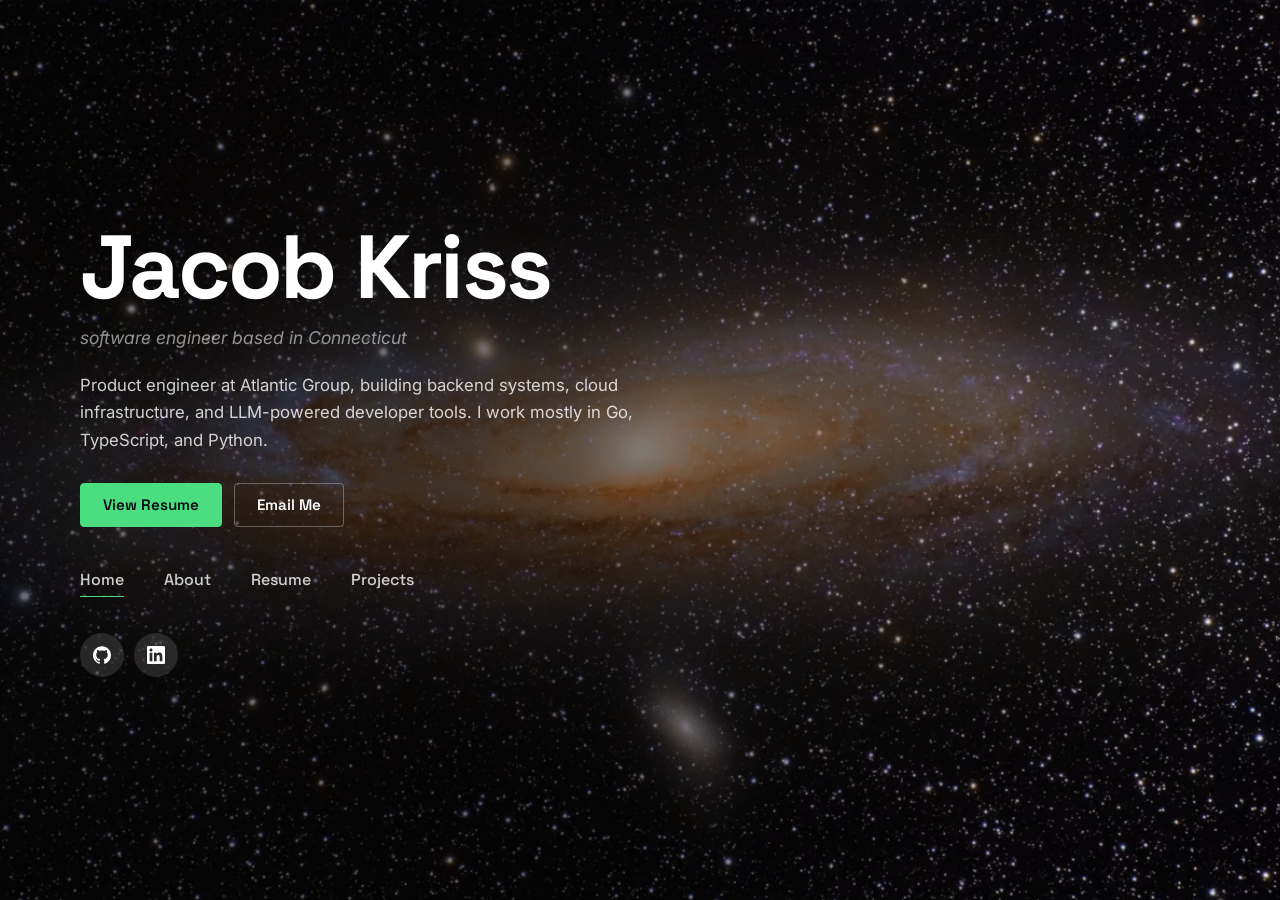
<file: index.html>
<!DOCTYPE html>
<html lang="en">
<head>
  <meta charset="UTF-8">
  <meta name="viewport" content="width=device-width, initial-scale=1.0">
  <title>Jacob Kriss &mdash; Software Engineer</title>
  <meta name="description" content="Jacob Kriss is a software engineer focused on backend systems, distributed tools, and practical web applications. Based in Connecticut.">
  <link rel="canonical" href="https://jacobkriss.com/">
  <meta name="theme-color" content="#060A10">
  <meta property="og:type" content="website">
  <meta property="og:title" content="Jacob Kriss — Software Engineer">
  <meta property="og:description" content="Jacob Kriss is a software engineer focused on backend systems, distributed tools, and practical web applications. Based in Connecticut.">
  <meta property="og:url" content="https://jacobkriss.com/">
  <meta property="og:image" content="https://jacobkriss.com/assets/images/og-share.jpg">
  <meta name="twitter:card" content="summary_large_image">
  <meta name="twitter:title" content="Jacob Kriss — Software Engineer">
  <meta name="twitter:description" content="Jacob Kriss is a software engineer focused on backend systems, distributed tools, and practical web applications. Based in Connecticut.">
  <meta name="twitter:image" content="https://jacobkriss.com/assets/images/og-share.jpg">
  <link rel="icon" href="assets/favicon/jek.ico" type="image/x-icon">
  <link rel="preconnect" href="https://fonts.googleapis.com">
  <link rel="preconnect" href="https://fonts.gstatic.com" crossorigin>
  <link href="https://fonts.googleapis.com/css2?family=Space+Grotesk:wght@400;500;600;700&family=Inter:wght@400;500&display=swap" rel="stylesheet">
  <link rel="stylesheet" href="assets/css/styles.css">
  <script type="application/ld+json">
  {
    "@context": "https://schema.org",
    "@type": "Person",
    "name": "Jacob Kriss",
    "url": "https://jacobkriss.com",
    "jobTitle": "Software Engineer",
    "sameAs": [
      "https://github.com/jek821",
      "https://www.linkedin.com/in/jacob-kriss"
    ]
  }
  </script>
</head>
<body class="home">

  <a class="skip-link" href="#main">Skip to content</a>

  <div class="site-bg"></div>

  <main class="hero" id="main">
    <h1 class="hero-name">Jacob Kriss</h1>
    <p class="hero-tagline">software engineer based in Connecticut</p>
    <p class="hero-summary">
      Product engineer at Atlantic Group, building backend systems, cloud infrastructure,
      and LLM-powered developer tools. I work mostly in Go, TypeScript, and Python.
    </p>
    <div class="hero-cta">
      <a href="pages/resume.html" class="hero-btn hero-btn--primary">View Resume</a>
      <a href="mailto:jacobekriss@gmail.com" class="hero-btn">Email Me</a>
    </div>
    <nav class="hero-nav" aria-label="Main navigation">
      <a href="index.html" class="active">Home</a>
      <a href="pages/about.html">About</a>
      <a href="pages/resume.html">Resume</a>
      <a href="pages/projects.html">Projects</a>
    </nav>
    <div class="hero-social">
      <a href="https://github.com/jek821" target="_blank" rel="noreferrer" aria-label="GitHub">
        <svg class="icon-svg" viewBox="0 0 24 24" aria-hidden="true" focusable="false"><path d="M12 .297c-6.63 0-12 5.373-12 12 0 5.303 3.438 9.8 8.205 11.385.6.113.82-.258.82-.577 0-.285-.01-1.04-.015-2.04-3.338.724-4.042-1.61-4.042-1.61C4.422 18.07 3.633 17.7 3.633 17.7c-1.087-.744.084-.729.084-.729 1.205.084 1.838 1.236 1.838 1.236 1.07 1.835 2.809 1.305 3.495.998.108-.776.417-1.305.76-1.605-2.665-.3-5.466-1.332-5.466-5.93 0-1.31.465-2.38 1.235-3.22-.135-.303-.54-1.523.105-3.176 0 0 1.005-.322 3.3 1.23.96-.267 1.98-.399 3-.405 1.02.006 2.04.138 3 .405 2.28-1.552 3.285-1.23 3.285-1.23.645 1.653.24 2.873.12 3.176.765.84 1.23 1.91 1.23 3.22 0 4.61-2.805 5.625-5.475 5.92.42.36.81 1.096.81 2.22 0 1.606-.015 2.896-.015 3.286 0 .315.21.69.825.57C20.565 22.092 24 17.592 24 12.297c0-6.627-5.373-12-12-12"/></svg>
      </a>
      <a href="https://www.linkedin.com/in/jacob-kriss" target="_blank" rel="noreferrer" aria-label="LinkedIn">
        <svg class="icon-svg" viewBox="0 0 24 24" aria-hidden="true" focusable="false"><path d="M20.447 20.452h-3.554v-5.569c0-1.328-.027-3.037-1.852-3.037-1.853 0-2.136 1.445-2.136 2.939v5.667H9.351V9h3.414v1.561h.046c.477-.9 1.637-1.85 3.37-1.85 3.601 0 4.267 2.37 4.267 5.455v6.286zM5.337 7.433c-1.144 0-2.063-.926-2.063-2.065 0-1.138.92-2.063 2.063-2.063 1.14 0 2.064.925 2.064 2.063 0 1.139-.925 2.065-2.064 2.065zm1.782 13.019H3.555V9h3.564v11.452zM22.225 0H1.771C.792 0 0 .774 0 1.729v20.542C0 23.227.792 24 1.771 24h20.451C23.2 24 24 23.227 24 22.271V1.729C24 .774 23.2 0 22.222 0h.003z"/></svg>
      </a>
    </div>
  </main>

</body>
</html>
</file>
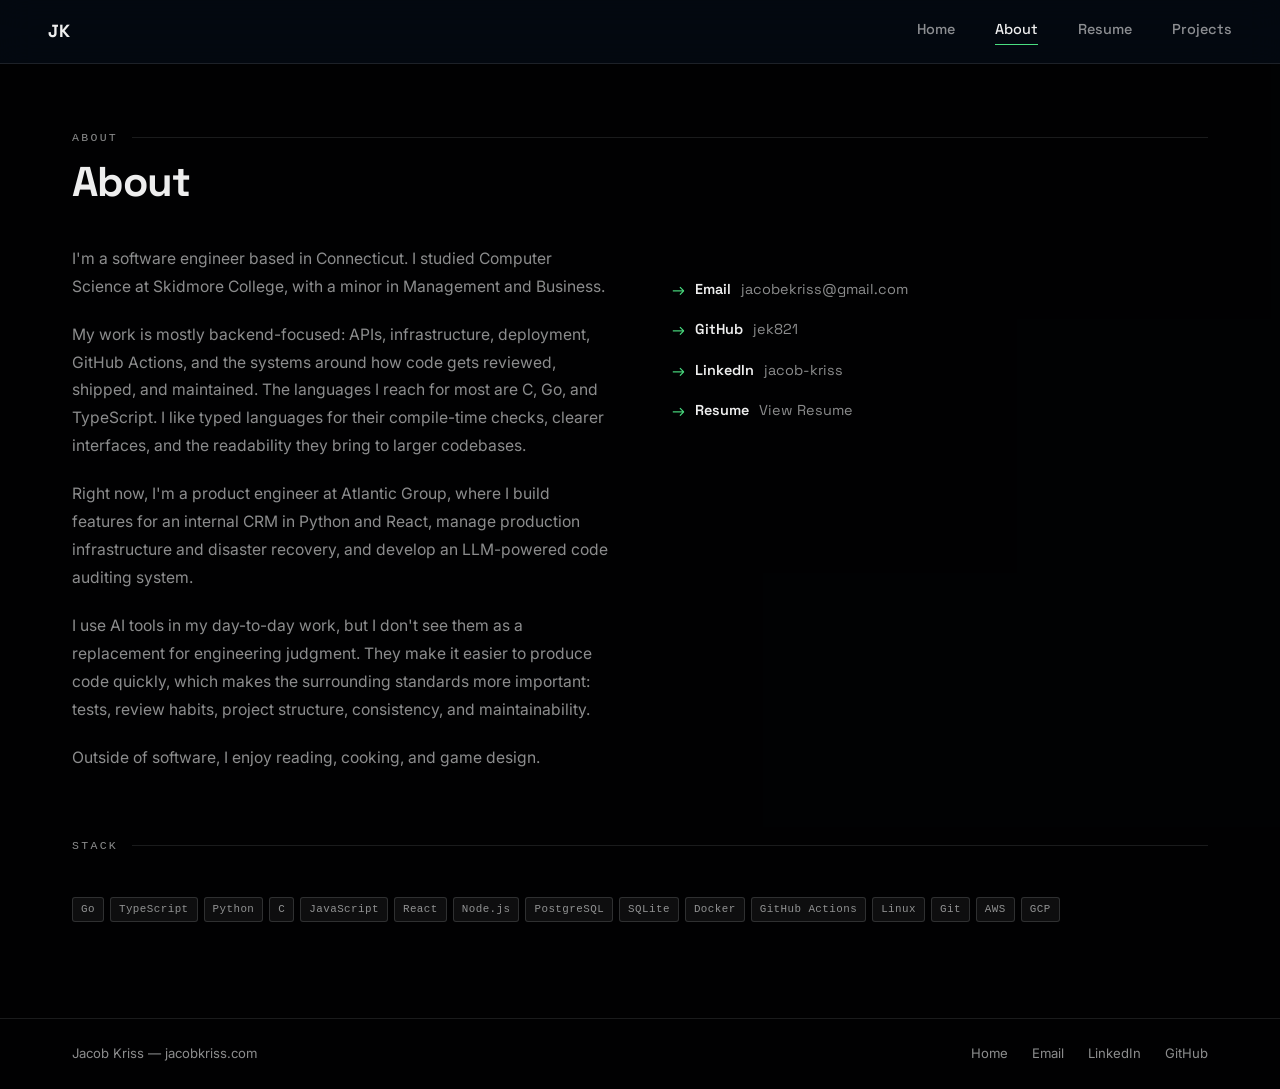
<file: pages/about.html>
<!DOCTYPE html>
<html lang="en">
<head>
  <meta charset="UTF-8">
  <meta name="viewport" content="width=device-width, initial-scale=1.0">
  <title>About &mdash; Jacob Kriss</title>
  <meta name="description" content="Jacob Kriss is a software engineer focused on backend systems, distributed tools, and practical web applications. Based in Connecticut.">
  <link rel="canonical" href="https://jacobkriss.com/pages/about.html">
  <meta name="theme-color" content="#060A10">
  <meta property="og:type" content="website">
  <meta property="og:title" content="About — Jacob Kriss">
  <meta property="og:description" content="Jacob Kriss is a software engineer focused on backend systems, distributed tools, and practical web applications. Based in Connecticut.">
  <meta property="og:url" content="https://jacobkriss.com/pages/about.html">
  <meta property="og:image" content="https://jacobkriss.com/assets/images/og-share.jpg">
  <meta name="twitter:card" content="summary_large_image">
  <meta name="twitter:title" content="About — Jacob Kriss">
  <meta name="twitter:description" content="Jacob Kriss is a software engineer focused on backend systems, distributed tools, and practical web applications. Based in Connecticut.">
  <meta name="twitter:image" content="https://jacobkriss.com/assets/images/og-share.jpg">
  <link rel="icon" href="../assets/favicon/jek.ico" type="image/x-icon">
  <link rel="preconnect" href="https://fonts.googleapis.com">
  <link rel="preconnect" href="https://fonts.gstatic.com" crossorigin>
  <link href="https://fonts.googleapis.com/css2?family=Space+Grotesk:wght@400;500;600;700&family=Inter:wght@400;500&display=swap" rel="stylesheet">
  <link rel="stylesheet" href="../assets/css/styles.css">
</head>
<body>

  <a class="skip-link" href="#main">Skip to content</a>

  <div class="site-bg"></div>

  <header class="site-header">
    <a href="../index.html" class="nav-brand">JK</a>
    <button class="nav-toggle" id="nav-toggle" aria-label="Open navigation" aria-expanded="false" aria-controls="nav-links">
      <span></span><span></span><span></span>
    </button>
    <nav class="nav-links" id="nav-links" aria-label="Main navigation">
      <a href="../index.html">Home</a>
      <a href="about.html" class="active">About</a>
      <a href="resume.html">Resume</a>
      <a href="projects.html">Projects</a>
    </nav>
  </header>

  <main class="page-wrap" id="main">
    <div class="section-header">
      <div class="section-label-row">
        <span class="section-label">about</span>
        <span class="section-rule"></span>
      </div>
      <h1 class="section-title">About</h1>
    </div>

    <div class="about-grid">
      <div class="about-bio">
        <p>
          I'm a software engineer based in Connecticut. I studied Computer Science at Skidmore College,
          with a minor in Management and Business.
        </p>
        <p>
          My work is mostly backend-focused: APIs, infrastructure, deployment, GitHub Actions,
          and the systems around how code gets reviewed, shipped, and maintained. The languages
          I reach for most are C, Go, and TypeScript. I like typed languages for their
          compile-time checks, clearer interfaces, and the readability they bring to larger
          codebases.
        </p>
        <p>
          Right now, I'm a product engineer at Atlantic Group, where I build features for an
          internal CRM in Python and React, manage production infrastructure and disaster
          recovery, and develop an LLM-powered code auditing system.
        </p>
        <p>
          I use AI tools in my day-to-day work, but I don't see them as a replacement for
          engineering judgment. They make it easier to produce code quickly, which makes
          the surrounding standards more important: tests, review habits, project structure,
          consistency, and maintainability.
        </p>
        <p>
          Outside of software, I enjoy reading, cooking, and game design.
        </p>
      </div>

      <div>
        <div class="contact-row" id="contact">
          <a href="mailto:jacobekriss@gmail.com" class="contact-item">
            <span class="contact-item-arrow">→</span>
            <span class="contact-label">Email</span>
            <span>jacobekriss@gmail.com</span>
          </a>
          <a href="https://github.com/jek821" target="_blank" rel="noreferrer" class="contact-item">
            <span class="contact-item-arrow">→</span>
            <span class="contact-label">GitHub</span>
            <span>jek821</span>
          </a>
          <a href="https://www.linkedin.com/in/jacob-kriss" target="_blank" rel="noreferrer" class="contact-item">
            <span class="contact-item-arrow">→</span>
            <span class="contact-label">LinkedIn</span>
            <span>jacob-kriss</span>
          </a>
          <a href="resume.html" class="contact-item">
            <span class="contact-item-arrow">→</span>
            <span class="contact-label">Resume</span>
            <span>View Resume</span>
          </a>
        </div>
      </div>
    </div>

    <div class="skills-section">
      <div class="section-label-row" style="margin-bottom: 28px;">
        <span class="section-label">Stack</span>
        <span class="section-rule"></span>
      </div>
      <div class="project-card-tags">
        <span class="tag">Go</span>
        <span class="tag">TypeScript</span>
        <span class="tag">Python</span>
        <span class="tag">C</span>
        <span class="tag">JavaScript</span>
        <span class="tag">React</span>
        <span class="tag">Node.js</span>
        <span class="tag">PostgreSQL</span>
        <span class="tag">SQLite</span>
        <span class="tag">Docker</span>
        <span class="tag">GitHub Actions</span>
        <span class="tag">Linux</span>
        <span class="tag">Git</span>
        <span class="tag">AWS</span>
        <span class="tag">GCP</span>
      </div>
    </div>
  </main>

  <footer class="site-footer">
    <span>Jacob Kriss &mdash; jacobkriss.com</span>
    <nav aria-label="Footer links">
      <a href="../index.html">Home</a>
      <a href="mailto:jacobekriss@gmail.com">Email</a>
      <a href="https://www.linkedin.com/in/jacob-kriss" target="_blank" rel="noreferrer">LinkedIn</a>
      <a href="https://github.com/jek821" target="_blank" rel="noreferrer">GitHub</a>
    </nav>
  </footer>

  <script src="../assets/js/nav.js"></script>

</body>
</html>
</file>
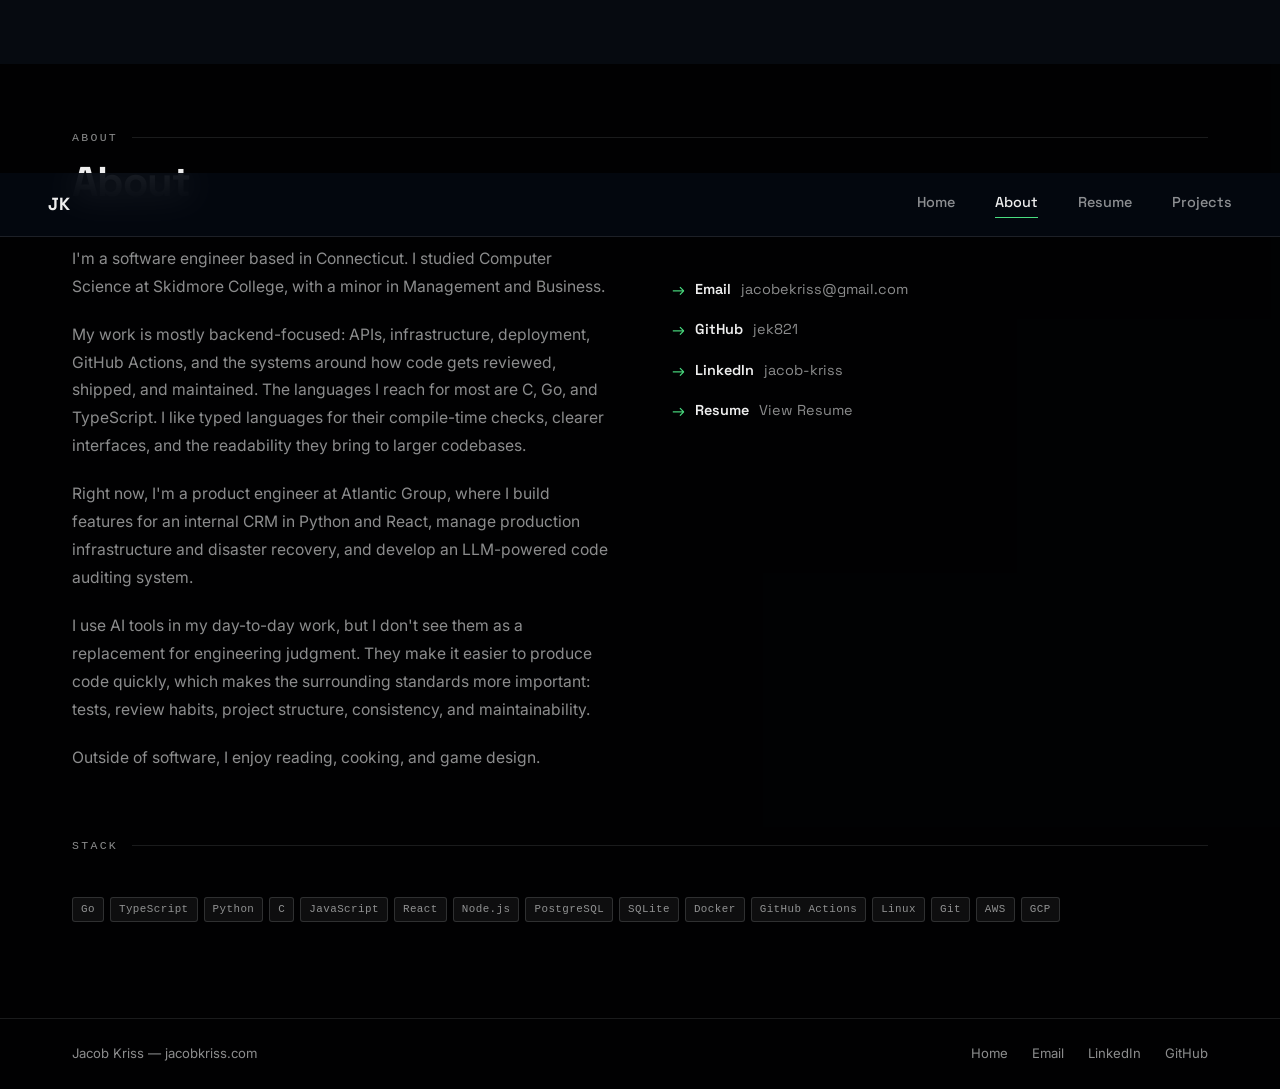
<file: pages/contact.html>
<!DOCTYPE html>
<html lang="en">
<head>
  <meta charset="UTF-8">
  <title>Contact &mdash; Jacob Kriss</title>
  <meta name="robots" content="noindex">
  <link rel="canonical" href="https://jacobkriss.com/pages/about.html">
  <meta http-equiv="refresh" content="0; url=about.html#contact">
</head>
<body>
  <p>Contact details have moved to the <a href="about.html#contact">About page</a>.</p>
</body>
</html>
</file>
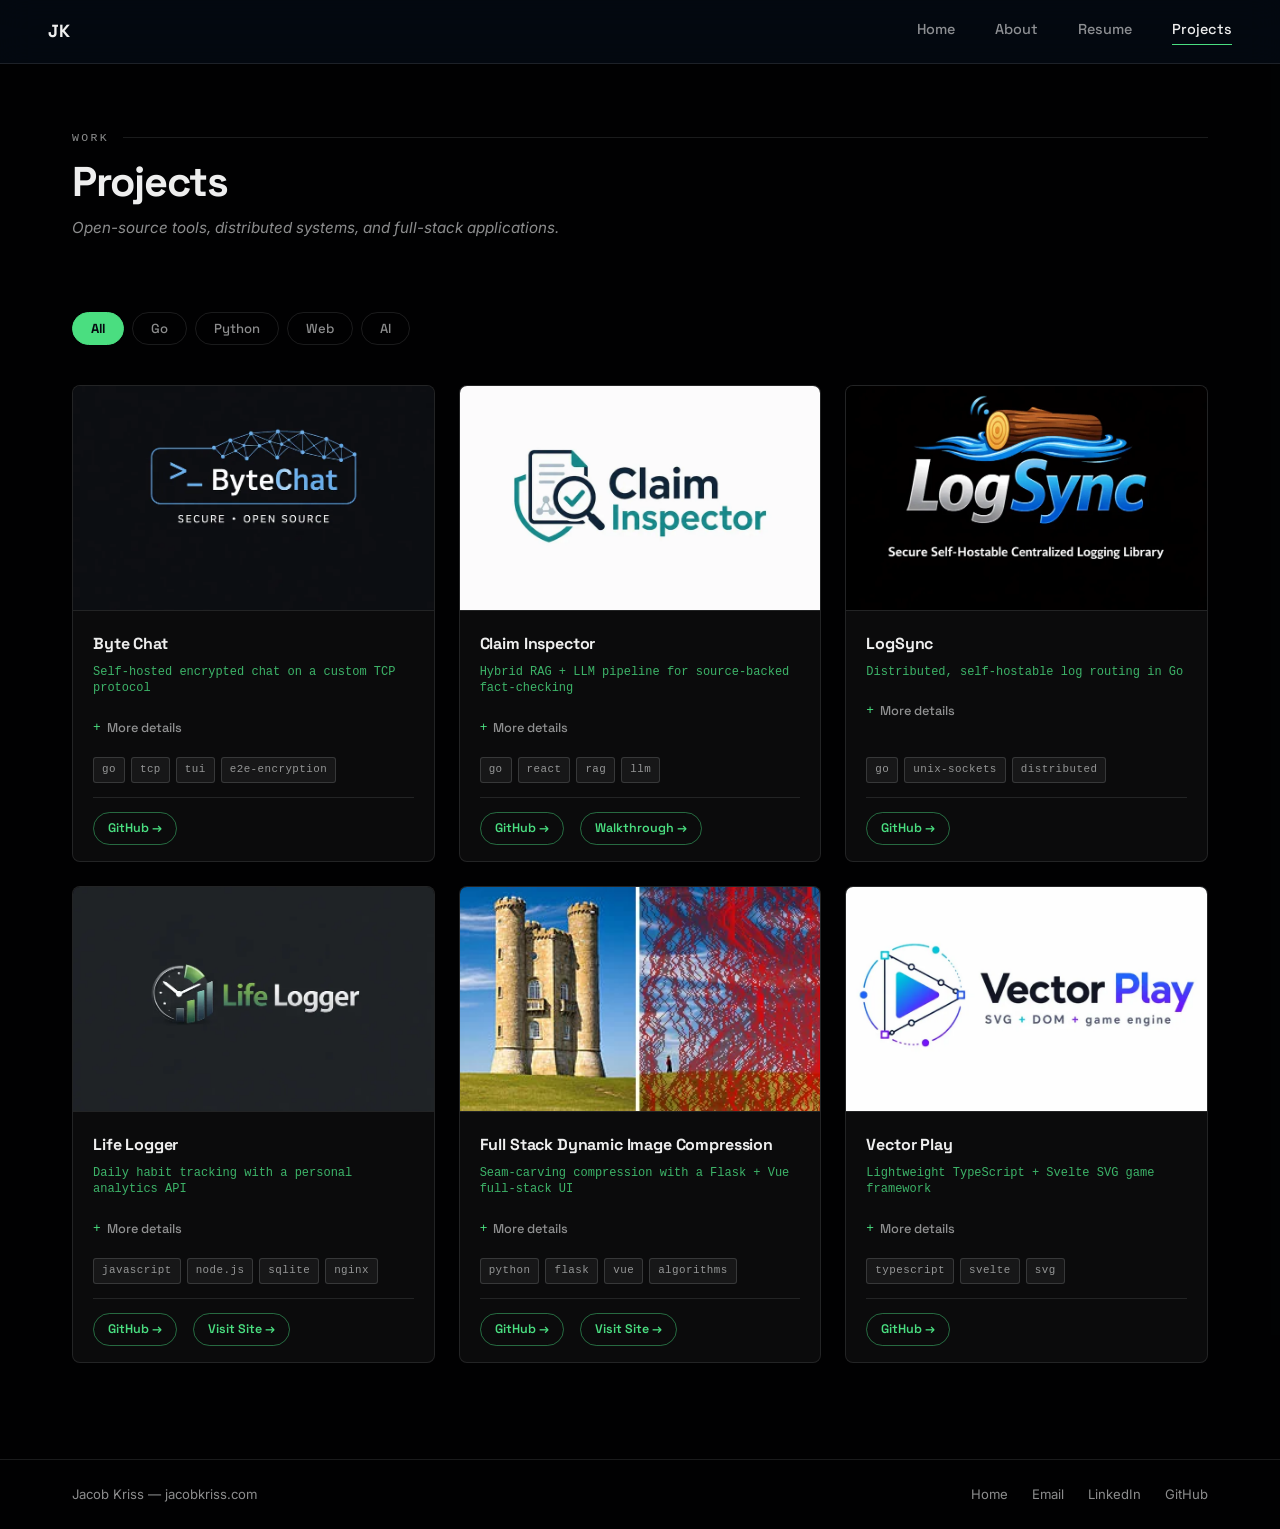
<file: pages/projects.html>
<!DOCTYPE html>
<html lang="en">
<head>
  <meta charset="UTF-8">
  <meta name="viewport" content="width=device-width, initial-scale=1.0">
  <title>Projects &mdash; Jacob Kriss</title>
  <meta name="description" content="Open-source tools, distributed systems, and full-stack applications by Jacob Kriss.">
  <link rel="canonical" href="https://jacobkriss.com/pages/projects.html">
  <meta name="theme-color" content="#060A10">
  <meta property="og:type" content="website">
  <meta property="og:title" content="Projects — Jacob Kriss">
  <meta property="og:description" content="Open-source tools, distributed systems, and full-stack applications by Jacob Kriss.">
  <meta property="og:url" content="https://jacobkriss.com/pages/projects.html">
  <meta property="og:image" content="https://jacobkriss.com/assets/images/og-share.jpg">
  <meta name="twitter:card" content="summary_large_image">
  <meta name="twitter:title" content="Projects — Jacob Kriss">
  <meta name="twitter:description" content="Open-source tools, distributed systems, and full-stack applications by Jacob Kriss.">
  <meta name="twitter:image" content="https://jacobkriss.com/assets/images/og-share.jpg">
  <link rel="icon" href="../assets/favicon/jek.ico" type="image/x-icon">
  <link rel="preconnect" href="https://fonts.googleapis.com">
  <link rel="preconnect" href="https://fonts.gstatic.com" crossorigin>
  <link href="https://fonts.googleapis.com/css2?family=Space+Grotesk:wght@400;500;600;700&family=Inter:wght@400;500&display=swap" rel="stylesheet">
  <link rel="stylesheet" href="../assets/css/styles.css">
</head>
<body>

  <a class="skip-link" href="#main">Skip to content</a>

  <div class="site-bg"></div>

  <header class="site-header">
    <a href="../index.html" class="nav-brand">JK</a>
    <button class="nav-toggle" id="nav-toggle" aria-label="Open navigation" aria-expanded="false" aria-controls="nav-links">
      <span></span><span></span><span></span>
    </button>
    <nav class="nav-links" id="nav-links" aria-label="Main navigation">
      <a href="../index.html">Home</a>
      <a href="about.html">About</a>
      <a href="resume.html">Resume</a>
      <a href="projects.html" class="active">Projects</a>
    </nav>
  </header>

  <main class="page-wrap" id="main">
    <div class="section-header">
      <div class="section-label-row">
        <span class="section-label">work</span>
        <span class="section-rule"></span>
      </div>
      <h1 class="section-title">Projects</h1>
      <p class="section-subtitle">Open-source tools, distributed systems, and full-stack applications.</p>
    </div>

    <div class="project-filter">
      <button class="filter-btn active" data-filter="all">All</button>
      <button class="filter-btn" data-filter="go">Go</button>
      <button class="filter-btn" data-filter="python">Python</button>
      <button class="filter-btn" data-filter="web">Web</button>
      <button class="filter-btn" data-filter="ai">AI</button>
    </div>

    <div id="projects-list" class="project-grid"></div>
  </main>

  <footer class="site-footer">
    <span>Jacob Kriss &mdash; jacobkriss.com</span>
    <nav aria-label="Footer links">
      <a href="../index.html">Home</a>
      <a href="mailto:jacobekriss@gmail.com">Email</a>
      <a href="https://www.linkedin.com/in/jacob-kriss" target="_blank" rel="noreferrer">LinkedIn</a>
      <a href="https://github.com/jek821" target="_blank" rel="noreferrer">GitHub</a>
    </nav>
  </footer>

  <script src="../assets/js/projects.js"></script>
  <script src="../assets/js/nav.js"></script>

</body>
</html>
</file>
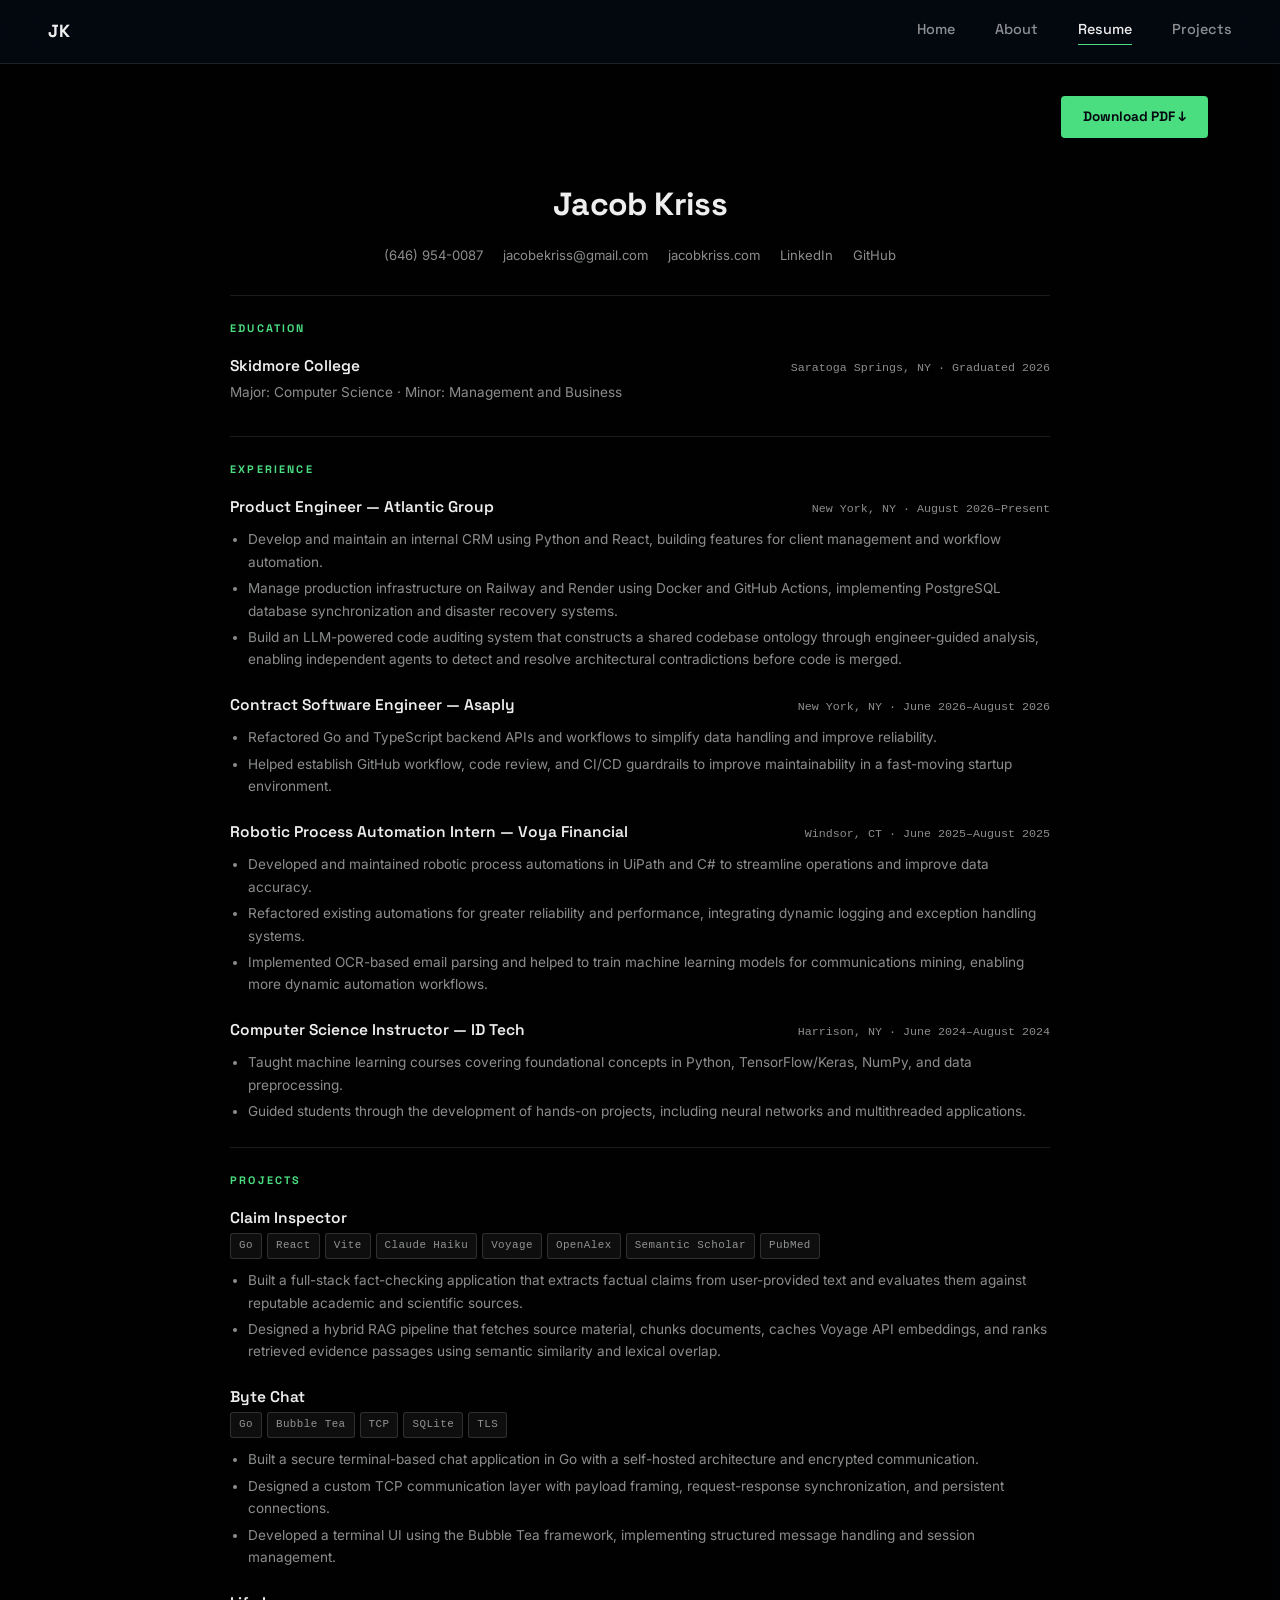
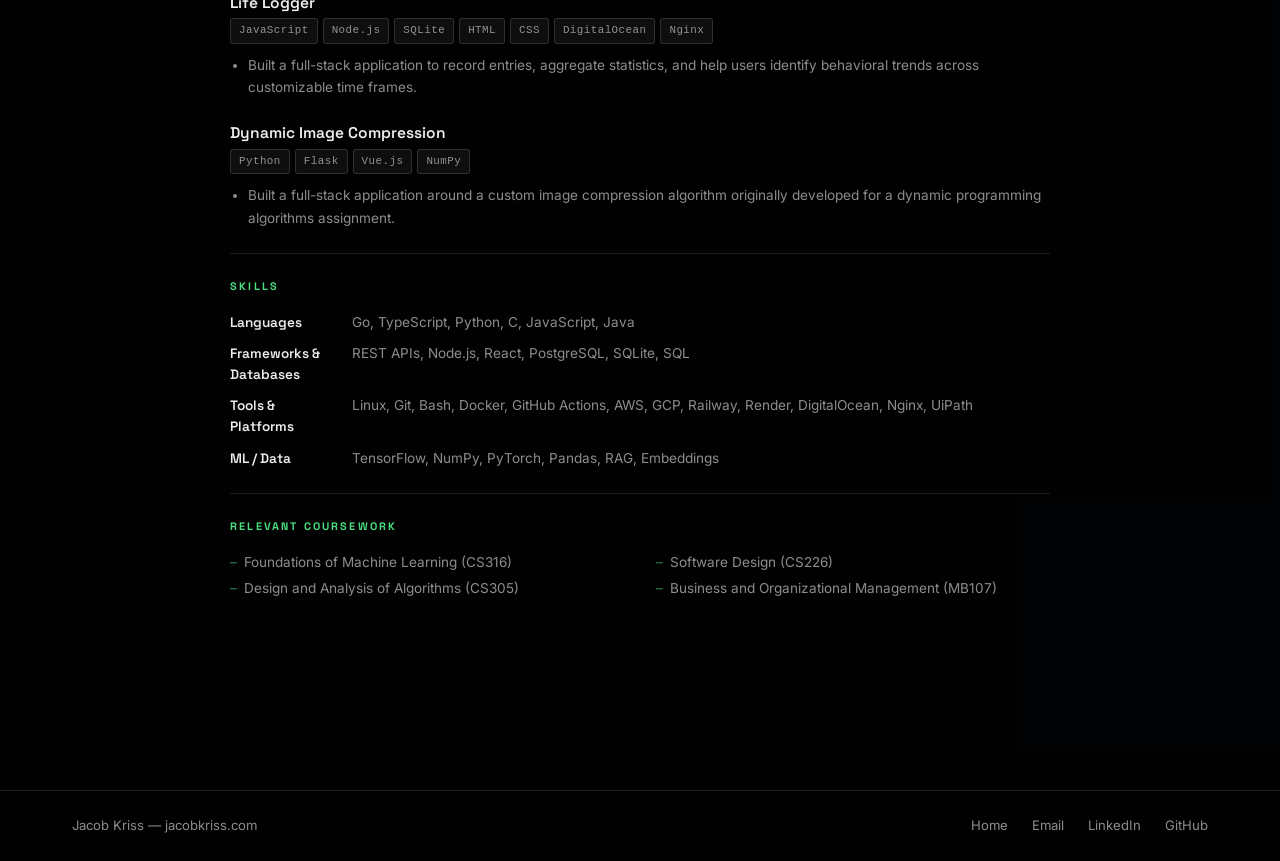
<file: pages/resume.html>
<!DOCTYPE html>
<html lang="en">
<head>
  <meta charset="UTF-8">
  <meta name="viewport" content="width=device-width, initial-scale=1.0">
  <title>Resume &mdash; Jacob Kriss</title>
  <meta name="description" content="Resume of Jacob Kriss — software engineer focused on backend systems, distributed tools, and practical web applications. Based in Connecticut.">
  <link rel="canonical" href="https://jacobkriss.com/pages/resume.html">
  <meta name="theme-color" content="#060A10">
  <meta property="og:type" content="website">
  <meta property="og:title" content="Resume — Jacob Kriss">
  <meta property="og:description" content="Resume of Jacob Kriss — software engineer focused on backend systems, distributed tools, and practical web applications. Based in Connecticut.">
  <meta property="og:url" content="https://jacobkriss.com/pages/resume.html">
  <meta property="og:image" content="https://jacobkriss.com/assets/images/og-share.jpg">
  <meta name="twitter:card" content="summary_large_image">
  <meta name="twitter:title" content="Resume — Jacob Kriss">
  <meta name="twitter:description" content="Resume of Jacob Kriss — software engineer focused on backend systems, distributed tools, and practical web applications. Based in Connecticut.">
  <meta name="twitter:image" content="https://jacobkriss.com/assets/images/og-share.jpg">
  <link rel="icon" href="../assets/favicon/jek.ico" type="image/x-icon">
  <link rel="preconnect" href="https://fonts.googleapis.com">
  <link rel="preconnect" href="https://fonts.gstatic.com" crossorigin>
  <link href="https://fonts.googleapis.com/css2?family=Space+Grotesk:wght@400;500;600;700&family=Inter:wght@400;500&display=swap" rel="stylesheet">
  <link rel="stylesheet" href="../assets/css/styles.css">
  <link rel="stylesheet" href="../assets/css/resume.css">
</head>
<body>

  <a class="skip-link" href="#main">Skip to content</a>

  <div class="site-bg"></div>

  <header class="site-header">
    <a href="../index.html" class="nav-brand">JK</a>
    <button class="nav-toggle" id="nav-toggle" aria-label="Open navigation" aria-expanded="false" aria-controls="nav-links">
      <span></span><span></span><span></span>
    </button>
    <nav class="nav-links" id="nav-links" aria-label="Main navigation">
      <a href="../index.html">Home</a>
      <a href="about.html">About</a>
      <a href="resume.html" class="active">Resume</a>
      <a href="projects.html">Projects</a>
    </nav>
  </header>

  <main class="page-wrap" id="main">

    <div class="resume-actions">
      <a href="../assets/docs/Jacob_Kriss_Resume.pdf" download class="resume-download-btn">
        Download PDF ↓
      </a>
    </div>

    <div class="resume">

      <header class="resume-header">
        <h1>Jacob Kriss</h1>
        <div class="resume-contact">
          <span>(646) 954-0087</span>
          <a href="mailto:jacobekriss@gmail.com">jacobekriss@gmail.com</a>
          <a href="../index.html">jacobkriss.com</a>
          <a href="https://www.linkedin.com/in/jacob-kriss" target="_blank" rel="noreferrer">LinkedIn</a>
          <a href="https://github.com/jek821" target="_blank" rel="noreferrer">GitHub</a>
        </div>
      </header>

      <!-- Education -->
      <section class="resume-section">
        <h2 class="resume-section-title">Education</h2>
        <div class="resume-entry">
          <div class="resume-entry-header">
            <span class="resume-entry-title">Skidmore College</span>
            <span class="resume-entry-meta">Saratoga Springs, NY &middot; Graduated 2026</span>
          </div>
          <p class="resume-entry-subtitle">Major: Computer Science &middot; Minor: Management and Business</p>
        </div>
      </section>

      <!-- Experience -->
      <section class="resume-section">
        <h2 class="resume-section-title">Experience</h2>
        <div class="resume-entry">
          <div class="resume-entry-header">
            <span class="resume-entry-title">Product Engineer &mdash; Atlantic Group</span>
            <span class="resume-entry-meta">New York, NY &middot; August 2026&ndash;Present</span>
          </div>
          <ul>
            <li>Develop and maintain an internal CRM using Python and React, building features for client management and workflow automation.</li>
            <li>Manage production infrastructure on Railway and Render using Docker and GitHub Actions, implementing PostgreSQL database synchronization and disaster recovery systems.</li>
            <li>Build an LLM-powered code auditing system that constructs a shared codebase ontology through engineer-guided analysis, enabling independent agents to detect and resolve architectural contradictions before code is merged.</li>
          </ul>
        </div>

        <div class="resume-entry">
          <div class="resume-entry-header">
            <span class="resume-entry-title">Contract Software Engineer &mdash; Asaply</span>
            <span class="resume-entry-meta">New York, NY &middot; June 2026&ndash;August 2026</span>
          </div>
          <ul>
            <li>Refactored Go and TypeScript backend APIs and workflows to simplify data handling and improve reliability.</li>
            <li>Helped establish GitHub workflow, code review, and CI/CD guardrails to improve maintainability in a fast-moving startup environment.</li>
          </ul>
        </div>

        <div class="resume-entry">
          <div class="resume-entry-header">
            <span class="resume-entry-title">Robotic Process Automation Intern &mdash; Voya Financial</span>
            <span class="resume-entry-meta">Windsor, CT &middot; June 2025&ndash;August 2025</span>
          </div>
          <ul>
            <li>Developed and maintained robotic process automations in UiPath and C# to streamline operations and improve data accuracy.</li>
            <li>Refactored existing automations for greater reliability and performance, integrating dynamic logging and exception handling systems.</li>
            <li>Implemented OCR-based email parsing and helped to train machine learning models for communications mining, enabling more dynamic automation workflows.</li>
          </ul>
        </div>

        <div class="resume-entry">
          <div class="resume-entry-header">
            <span class="resume-entry-title">Computer Science Instructor &mdash; ID Tech</span>
            <span class="resume-entry-meta">Harrison, NY &middot; June 2024&ndash;August 2024</span>
          </div>
          <ul>
            <li>Taught machine learning courses covering foundational concepts in Python, TensorFlow/Keras, NumPy, and data preprocessing.</li>
            <li>Guided students through the development of hands-on projects, including neural networks and multithreaded applications.</li>
          </ul>
        </div>
      </section>

      <!-- Projects -->
      <section class="resume-section">
        <h2 class="resume-section-title">Projects</h2>
        <div class="resume-entry">
          <div class="resume-entry-header">
            <span class="resume-entry-title">Claim Inspector</span>
          </div>
          <div class="resume-entry-tags">
            <span class="tag">Go</span><span class="tag">React</span><span class="tag">Vite</span><span class="tag">Claude Haiku</span><span class="tag">Voyage</span><span class="tag">OpenAlex</span><span class="tag">Semantic Scholar</span><span class="tag">PubMed</span>
          </div>
          <ul>
            <li>Built a full-stack fact-checking application that extracts factual claims from user-provided text and evaluates them against reputable academic and scientific sources.</li>
            <li>Designed a hybrid RAG pipeline that fetches source material, chunks documents, caches Voyage API embeddings, and ranks retrieved evidence passages using semantic similarity and lexical overlap.</li>
          </ul>
        </div>

        <div class="resume-entry">
          <div class="resume-entry-header">
            <span class="resume-entry-title">Byte Chat</span>
          </div>
          <div class="resume-entry-tags">
            <span class="tag">Go</span><span class="tag">Bubble Tea</span><span class="tag">TCP</span><span class="tag">SQLite</span><span class="tag">TLS</span>
          </div>
          <ul>
            <li>Built a secure terminal-based chat application in Go with a self-hosted architecture and encrypted communication.</li>
            <li>Designed a custom TCP communication layer with payload framing, request-response synchronization, and persistent connections.</li>
            <li>Developed a terminal UI using the Bubble Tea framework, implementing structured message handling and session management.</li>
          </ul>
        </div>

        <div class="resume-entry">
          <div class="resume-entry-header">
            <span class="resume-entry-title">Life Logger</span>
          </div>
          <div class="resume-entry-tags">
            <span class="tag">JavaScript</span><span class="tag">Node.js</span><span class="tag">SQLite</span><span class="tag">HTML</span><span class="tag">CSS</span><span class="tag">DigitalOcean</span><span class="tag">Nginx</span>
          </div>
          <ul>
            <li>Built a full-stack application to record entries, aggregate statistics, and help users identify behavioral trends across customizable time frames.</li>
          </ul>
        </div>

        <div class="resume-entry">
          <div class="resume-entry-header">
            <span class="resume-entry-title">Dynamic Image Compression</span>
          </div>
          <div class="resume-entry-tags">
            <span class="tag">Python</span><span class="tag">Flask</span><span class="tag">Vue.js</span><span class="tag">NumPy</span>
          </div>
          <ul>
            <li>Built a full-stack application around a custom image compression algorithm originally developed for a dynamic programming algorithms assignment.</li>
          </ul>
        </div>
      </section>

      <!-- Skills -->
      <section class="resume-section">
        <h2 class="resume-section-title">Skills</h2>
        <div class="resume-skills-grid">
          <div class="resume-skill-row">
            <span class="resume-skill-label">Languages</span>
            <span class="resume-skill-value">Go, TypeScript, Python, C, JavaScript, Java</span>
          </div>
          <div class="resume-skill-row">
            <span class="resume-skill-label">Frameworks &amp; Databases</span>
            <span class="resume-skill-value">REST APIs, Node.js, React, PostgreSQL, SQLite, SQL</span>
          </div>
          <div class="resume-skill-row">
            <span class="resume-skill-label">Tools &amp; Platforms</span>
            <span class="resume-skill-value">Linux, Git, Bash, Docker, GitHub Actions, AWS, GCP, Railway, Render, DigitalOcean, Nginx, UiPath</span>
          </div>
          <div class="resume-skill-row">
            <span class="resume-skill-label">ML / Data</span>
            <span class="resume-skill-value">TensorFlow, NumPy, PyTorch, Pandas, RAG, Embeddings</span>
          </div>
        </div>
      </section>

      <!-- Relevant Coursework -->
      <section class="resume-section">
        <h2 class="resume-section-title">Relevant Coursework</h2>
        <ul class="resume-coursework">
          <li>Foundations of Machine Learning (CS316)</li>
          <li>Software Design (CS226)</li>
          <li>Design and Analysis of Algorithms (CS305)</li>
          <li>Business and Organizational Management (MB107)</li>
        </ul>
      </section>

    </div>
  </main>

  <footer class="site-footer">
    <span>Jacob Kriss &mdash; jacobkriss.com</span>
    <nav aria-label="Footer links">
      <a href="../index.html">Home</a>
      <a href="mailto:jacobekriss@gmail.com">Email</a>
      <a href="https://www.linkedin.com/in/jacob-kriss" target="_blank" rel="noreferrer">LinkedIn</a>
      <a href="https://github.com/jek821" target="_blank" rel="noreferrer">GitHub</a>
    </nav>
  </footer>

  <script src="../assets/js/nav.js"></script>

</body>
</html>
</file>
<file: assets/css/styles.css>
/* ── Tokens ── */
:root {
  --accent: #4ADE80;
  --text: #EEEEEE;
  --text-muted: rgba(255, 255, 255, 0.55);
  --border: rgba(255, 255, 255, 0.1);
  --surface: rgba(0, 0, 0, 0.82);
  --bg: #060A10;
  --nav-h: 64px;

  --font-heading: 'Space Grotesk', system-ui, sans-serif;
  --font-body: 'Inter', system-ui, sans-serif;
  --font-mono: 'SF Mono', 'Fira Mono', 'Cascadia Code', monospace;
}

/* ── Reset ── */
*, *::before, *::after { box-sizing: border-box; }
html { scroll-behavior: smooth; }

/* Respect users who prefer reduced motion */
@media (prefers-reduced-motion: reduce) {
  html { scroll-behavior: auto; }
  *, *::before, *::after {
    animation-duration: 0.01ms !important;
    animation-iteration-count: 1 !important;
    transition-duration: 0.01ms !important;
    scroll-behavior: auto !important;
  }
}

body {
  margin: 0;
  font-family: var(--font-body);
  font-size: 1rem;
  line-height: 1.65;
  color: var(--text);
  background: #060A10;
  -webkit-font-smoothing: antialiased;
}

/* ── Background (fixed, shows behind all content) ── */
.site-bg {
  position: fixed;
  inset: 0;
  z-index: 0;
  background-color: #060A10;
  background-size: cover;
  background-position: center;
  background-repeat: no-repeat;
}

/* Galaxy backdrop only on the home page; inner pages stay solid dark */
.home .site-bg {
  background-image: url('../images/hero/andromeda.webp');
}

/* ── All content sits above the background ── */
.site-header,
.hero,
.page-wrap,
.site-footer,
.gallery-nav {
  position: relative;
  z-index: 1;
}

/* ── Sticky nav (inner pages) ── */
.site-header {
  position: sticky;
  top: 0;
  z-index: 100;
  display: flex;
  align-items: center;
  justify-content: space-between;
  padding: 0 48px;
  height: var(--nav-h);
  background: rgba(4, 8, 16, 0.88);
  backdrop-filter: blur(16px);
  -webkit-backdrop-filter: blur(16px);
  border-bottom: 1px solid var(--border);
}

.nav-brand {
  font-family: var(--font-heading);
  font-size: 1.1rem;
  font-weight: 700;
  color: var(--text);
  text-decoration: none;
  letter-spacing: -0.01em;
}

.nav-links {
  display: flex;
  align-items: center;
  gap: 2.5rem;
}

.nav-links a {
  font-family: var(--font-heading);
  font-size: 0.9rem;
  font-weight: 500;
  color: var(--text-muted);
  text-decoration: none;
  position: relative;
  padding-bottom: 4px;
  transition: color 0.15s;
}

.nav-links a::after {
  content: '';
  position: absolute;
  bottom: 0;
  left: 0;
  right: 0;
  height: 1.5px;
  background: var(--accent);
  transform: scaleX(0);
  transition: transform 0.2s;
}

.nav-links a:hover { color: var(--text); }
.nav-links a:hover::after { transform: scaleX(1); }
.nav-links a.active { color: var(--text); }
.nav-links a.active::after { transform: scaleX(1); }

.nav-toggle {
  display: none;
  flex-direction: column;
  justify-content: center;
  gap: 5px;
  width: 44px;
  height: 44px;
  padding: 0;
  border: none;
  background: transparent;
  cursor: pointer;
}

.nav-toggle span {
  display: block;
  width: 22px;
  height: 2px;
  background: var(--text);
  border-radius: 2px;
  transition: transform 0.2s, opacity 0.2s;
}

.nav-toggle[aria-expanded="true"] span:nth-child(1) { transform: translateY(7px) rotate(45deg); }
.nav-toggle[aria-expanded="true"] span:nth-child(2) { opacity: 0; }
.nav-toggle[aria-expanded="true"] span:nth-child(3) { transform: translateY(-7px) rotate(-45deg); }

/* ── Home hero ── */
.hero {
  min-height: 100vh;
  min-height: 100svh;
  display: flex;
  flex-direction: column;
  justify-content: center;
  padding: 0 80px;
  background: linear-gradient(to right, rgba(0,0,0,0.55) 45%, rgba(0,0,0,0.05) 100%);
}

.hero-name {
  margin: 0 0 10px;
  font-family: var(--font-heading);
  font-size: clamp(3.2rem, 7vw, 6rem);
  font-weight: 700;
  color: #FFFFFF;
  line-height: 1.0;
  letter-spacing: -0.03em;
}

.hero-tagline {
  margin: 0 0 36px;
  font-size: 1.1rem;
  color: var(--text-muted);
  font-style: italic;
}

.hero-summary {
  max-width: 36rem;
  margin: -16px 0 28px;
  font-size: 1.05rem;
  line-height: 1.65;
  color: rgba(255,255,255,0.8);
}

.hero-cta {
  display: flex;
  flex-wrap: wrap;
  gap: 12px;
  margin-bottom: 40px;
}

.hero-btn {
  display: inline-flex;
  align-items: center;
  min-height: 44px;
  padding: 0 22px;
  border-radius: 4px;
  border: 1px solid rgba(255,255,255,0.3);
  color: #FFFFFF;
  font-family: var(--font-heading);
  font-size: 0.95rem;
  font-weight: 600;
  text-decoration: none;
  transition: border-color 0.15s, background 0.15s, opacity 0.15s;
}

.hero-btn:hover { border-color: #FFFFFF; background: rgba(255,255,255,0.08); }

.hero-btn--primary {
  background: var(--accent);
  border-color: var(--accent);
  color: #060A10;
}

.hero-btn--primary:hover { background: var(--accent); border-color: var(--accent); opacity: 0.88; }

.hero-nav {
  display: flex;
  align-items: center;
  gap: 2.5rem;
  margin-bottom: 36px;
  flex-wrap: wrap;
}

.hero-nav a {
  font-family: var(--font-heading);
  font-size: 1rem;
  font-weight: 500;
  color: rgba(255,255,255,0.8);
  text-decoration: none;
  position: relative;
  padding-bottom: 4px;
  transition: color 0.15s;
}

.hero-nav a::after {
  content: '';
  position: absolute;
  bottom: 0;
  left: 0;
  width: 0;
  height: 1.5px;
  background: var(--accent);
  transition: width 0.2s;
}

.hero-nav a:hover { color: #fff; }
.hero-nav a:hover::after { width: 100%; }
.hero-nav a.active::after { width: 100%; }

.hero-social {
  display: flex;
  gap: 10px;
}

.hero-social a {
  display: flex;
  align-items: center;
  justify-content: center;
  width: 44px;
  height: 44px;
  border-radius: 50%;
  background: rgba(255, 255, 255, 0.12);
  transition: background 0.2s;
  text-decoration: none;
}

.hero-social a:hover { background: rgba(255, 255, 255, 0.22); }

/* ── Social icons (inline SVG) ── */
.hero-social .icon-svg {
  width: 18px;
  height: 18px;
  fill: #FFFFFF;
}

/* ── Page wrapper (inner pages) ── */
.page-wrap {
  max-width: 1320px;
  margin: 0 auto;
  min-height: calc(100vh - var(--nav-h));
  background: var(--surface);
  padding: 0 72px 96px;
}

/* ── Section header ── */
.section-header {
  padding: 64px 0 40px;
}

.section-label-row {
  display: flex;
  align-items: center;
  gap: 14px;
  margin-bottom: 12px;
}

.section-label {
  font-family: var(--font-mono);
  font-size: 0.72rem;
  letter-spacing: 0.2em;
  text-transform: uppercase;
  color: var(--text-muted);
  white-space: nowrap;
}

.section-rule {
  flex: 1;
  height: 1px;
  background: var(--border);
}

.section-title {
  margin: 0;
  font-family: var(--font-heading);
  font-size: clamp(1.8rem, 3.5vw, 2.6rem);
  font-weight: 700;
  color: var(--text);
  letter-spacing: -0.025em;
  line-height: 1.1;
}

.section-subtitle {
  margin: 10px 0 0;
  color: var(--text-muted);
  font-style: italic;
  font-size: 0.95rem;
}

/* ── Project filter ── */
.project-filter {
  display: flex;
  gap: 8px;
  flex-wrap: wrap;
  margin: 32px 0 40px;
}

.filter-btn {
  padding: 7px 18px;
  border-radius: 20px;
  border: 1px solid var(--border);
  background: transparent;
  color: var(--text-muted);
  font-family: var(--font-heading);
  font-size: 0.82rem;
  font-weight: 500;
  cursor: pointer;
  transition: background 0.15s, color 0.15s, border-color 0.15s;
}

.filter-btn:hover {
  border-color: rgba(255,255,255,0.3);
  color: var(--text);
}

.filter-btn.active {
  background: var(--accent);
  border-color: var(--accent);
  color: #060A10;
  font-weight: 700;
}

/* ── Project grid ── */
.project-grid {
  display: grid;
  grid-template-columns: repeat(3, 1fr);
  gap: 24px;
}

.project-card {
  display: flex;
  flex-direction: column;
  background: rgba(255,255,255,0.04);
  border: 1px solid var(--border);
  border-radius: 8px;
  overflow: hidden;
  text-decoration: none;
  transition: border-color 0.2s, transform 0.2s, box-shadow 0.2s;
  cursor: pointer;
}

.project-card:hover {
  border-color: rgba(74, 222, 128, 0.45);
  transform: translateY(-3px);
  box-shadow: 0 12px 40px rgba(0,0,0,0.4);
}

.project-card.hidden { display: none; }

.project-card-img {
  width: 100%;
  aspect-ratio: 16 / 10;
  object-fit: cover;
  object-position: center;
  display: block;
  border-bottom: 1px solid var(--border);
}

.project-card-body {
  padding: 20px 20px 16px;
  display: flex;
  flex-direction: column;
  flex: 1;
}

.project-card-name {
  margin: 0 0 6px;
  font-family: var(--font-heading);
  font-size: 1rem;
  font-weight: 700;
  color: var(--text);
  letter-spacing: -0.01em;
}

.project-card-tagline {
  margin: 0 0 14px;
  font-family: var(--font-mono);
  font-size: 0.75rem;
  color: var(--accent);
  opacity: 0.8;
  line-height: 1.4;
}

.project-card-details summary {
  display: inline-flex;
  align-items: center;
  gap: 6px;
  min-height: 32px;
  cursor: pointer;
  list-style: none;
  font-family: var(--font-heading);
  font-size: 0.8rem;
  font-weight: 500;
  color: var(--text-muted);
  transition: color 0.15s;
}

.project-card-details summary::-webkit-details-marker { display: none; }
.project-card-details summary::before {
  content: '+';
  color: var(--accent);
  font-family: var(--font-mono);
}
.project-card-details[open] summary::before { content: '\2212'; }
.project-card-details[open] summary { color: var(--text); }
.project-card-details summary:hover { color: var(--text); }

.project-card-details p {
  margin: 6px 0 0;
  font-size: 0.85rem;
  line-height: 1.6;
  color: var(--text-muted);
}

.project-card-tags {
  display: flex;
  flex-wrap: wrap;
  gap: 6px;
  margin-top: auto;
  padding-top: 14px;
}

.tag {
  display: inline-block;
  padding: 3px 8px;
  border: 1px solid rgba(255,255,255,0.14);
  border-radius: 3px;
  background: rgba(255,255,255,0.05);
  color: var(--text-muted);
  font-family: var(--font-mono);
  font-size: 0.68rem;
  letter-spacing: 0.04em;
}

.project-card-links {
  display: flex;
  gap: 16px;
  margin-top: 14px;
  padding-top: 14px;
  border-top: 1px solid var(--border);
}

.project-link {
  display: inline-flex;
  align-items: center;
  padding: 5px 14px;
  border: 1px solid rgba(74, 222, 128, 0.45);
  border-radius: 20px;
  background: transparent;
  font-family: var(--font-heading);
  font-size: 0.78rem;
  font-weight: 600;
  color: var(--accent);
  text-decoration: none;
  transition: background 0.15s, border-color 0.15s;
}

.project-link:hover {
  background: rgba(74, 222, 128, 0.1);
  border-color: var(--accent);
}

/* ── About page ── */
.about-grid {
  display: grid;
  grid-template-columns: 1fr 1fr;
  gap: 64px;
  align-items: start;
}

.about-bio p {
  margin: 0 0 20px;
  color: var(--text-muted);
  font-size: 0.98rem;
  line-height: 1.78;
}

.about-bio p:last-child { margin-bottom: 0; }

.contact-row {
  display: flex;
  flex-direction: column;
  gap: 14px;
  margin-top: 32px;
}

.contact-item {
  display: flex;
  align-items: center;
  gap: 10px;
  font-family: var(--font-heading);
  font-size: 0.9rem;
  color: var(--text-muted);
  text-decoration: none;
  transition: color 0.15s;
}

.contact-item:hover { color: var(--accent); }

.contact-item-arrow {
  color: var(--accent);
  font-size: 1rem;
}

.contact-label {
  font-weight: 600;
  color: var(--text);
}

.skills-section { margin-top: 64px; }

/* ── Contact page ── */
.contact-list {
  list-style: none;
  margin: 0;
  padding: 0;
  display: flex;
  flex-direction: column;
  gap: 20px;
}

.contact-list a {
  display: flex;
  align-items: center;
  gap: 12px;
  font-family: var(--font-heading);
  font-size: 1rem;
  font-weight: 500;
  color: var(--text-muted);
  text-decoration: none;
  transition: color 0.15s;
}

.contact-list a:hover { color: var(--accent); }
.contact-list .arrow { color: var(--accent); font-size: 1.1rem; }

/* ── Footer ── */
.site-footer {
  position: relative;
  z-index: 1;
  max-width: 1320px;
  margin: 0 auto;
  padding: 24px 72px;
  border-top: 1px solid var(--border);
  display: flex;
  justify-content: space-between;
  align-items: center;
  background: var(--surface);
}

.site-footer span {
  font-size: 0.82rem;
  color: var(--text-muted);
}

.site-footer nav { display: flex; gap: 1.5rem; }
.site-footer nav a {
  font-size: 0.82rem;
  color: var(--text-muted);
  text-decoration: none;
  transition: color 0.15s;
}
.site-footer nav a:hover { color: var(--accent); }

/* ── Focus ── */
:focus-visible {
  outline: 2px solid var(--accent);
  outline-offset: 3px;
  border-radius: 2px;
}

/* ── Skip to content (keyboard / screen-reader users) ── */
.skip-link {
  position: absolute;
  left: -9999px;
  top: 0;
  z-index: 1000;
}
.skip-link:focus {
  left: 16px;
  top: 16px;
  padding: 8px 14px;
  background: var(--accent);
  color: #060A10;
  border-radius: 4px;
  font-family: var(--font-heading);
  font-weight: 600;
  text-decoration: none;
}

/* ── Mobile ── */
@media (max-width: 900px) {
  .project-grid { grid-template-columns: repeat(2, 1fr); }
  .about-grid { grid-template-columns: 1fr; gap: 40px; }
  .skills-section { margin-top: 40px; }
  .hero { padding: 0 48px; }
  .page-wrap { padding-left: 40px; padding-right: 40px; }
  .site-footer { padding-left: 40px; padding-right: 40px; }
}

@media (max-width: 640px) {
  :root { --nav-h: 56px; }

  .site-header { padding: 0 20px; }

  .nav-toggle { display: flex; }

  .nav-links {
    display: none;
    position: fixed;
    top: var(--nav-h);
    left: 0; right: 0;
    z-index: 99;
    flex-direction: column;
    gap: 0;
    background: rgba(4, 8, 16, 0.98);
    border-bottom: 1px solid var(--border);
    padding: 8px 0 16px;
  }

  .nav-links.is-open { display: flex; }
  .nav-links a { padding: 12px 24px; font-size: 1rem; }
  .nav-links a::after { display: none; }

  .hero { padding: 0 24px; }
  .hero-name { font-size: 2.8rem; }
  .hero-nav { gap: 1.5rem; }

  .page-wrap { padding: 0 20px 64px; }
  .section-header { padding: 48px 0 28px; }
  .project-grid { grid-template-columns: 1fr; }

  .site-footer { padding: 20px; flex-direction: column; align-items: flex-start; gap: 12px; }
}
</file>
<file: assets/css/resume.css>
/* Resume page styles — inherits tokens from styles.css */

.resume-actions {
  display: flex;
  justify-content: flex-end;
  padding: 32px 0 8px;
}

.resume-download-btn {
  display: inline-flex;
  align-items: center;
  gap: 8px;
  padding: 10px 22px;
  border-radius: 4px;
  background: var(--accent);
  color: #060A10;
  font-family: var(--font-heading);
  font-size: 0.85rem;
  font-weight: 700;
  text-decoration: none;
  transition: opacity 0.15s;
}

.resume-download-btn:hover { opacity: 0.85; }

.resume {
  max-width: 820px;
  margin: 0 auto;
  padding: 32px 0 96px;
}

/* Header */
.resume-header {
  text-align: center;
  padding-bottom: 28px;
  border-bottom: 1px solid var(--border);
  margin-bottom: 0;
}

.resume-header h1 {
  margin: 0 0 14px;
  font-family: var(--font-heading);
  font-size: 2rem;
  font-weight: 700;
  color: var(--text);
  letter-spacing: -0.02em;
}

.resume-contact {
  display: flex;
  flex-wrap: wrap;
  justify-content: center;
  gap: 4px 20px;
  font-size: 0.82rem;
  color: var(--text-muted);
}

.resume-contact a {
  color: var(--text-muted);
  text-decoration: none;
  transition: color 0.15s;
}

.resume-contact a:hover { color: var(--accent); }

/* Sections */
.resume-section {
  padding: 24px 0;
  border-bottom: 1px solid var(--border);
}

.resume-section:last-child {
  border-bottom: none;
  padding-bottom: 0;
}

.resume-section-title {
  margin: 0 0 16px;
  font-family: var(--font-heading);
  font-size: 0.68rem;
  font-weight: 700;
  letter-spacing: 0.2em;
  text-transform: uppercase;
  color: var(--accent);
}

/* Education / Experience / Project entries */
.resume-entry {
  margin-bottom: 22px;
}

.resume-entry:last-child { margin-bottom: 0; }

.resume-entry-header {
  display: flex;
  justify-content: space-between;
  align-items: baseline;
  flex-wrap: wrap;
  gap: 4px 16px;
  margin-bottom: 2px;
}

.resume-entry-title {
  font-family: var(--font-heading);
  font-size: 0.97rem;
  font-weight: 600;
  color: var(--text);
}

.resume-entry-subtitle {
  font-size: 0.85rem;
  color: var(--text-muted);
  margin: 2px 0 8px;
}

.resume-entry-meta {
  font-family: var(--font-mono);
  font-size: 0.73rem;
  color: var(--text-muted);
  white-space: nowrap;
}

.resume-entry-tags {
  display: flex;
  flex-wrap: wrap;
  gap: 5px;
  margin-bottom: 10px;
}

.resume-entry ul {
  margin: 8px 0 0;
  padding-left: 18px;
  list-style: disc;
}

.resume-entry ul li {
  font-size: 0.85rem;
  color: var(--text-muted);
  line-height: 1.65;
  margin-bottom: 4px;
}

.resume-entry ul li:last-child { margin-bottom: 0; }

/* Skills */
.resume-skills-grid {
  display: flex;
  flex-direction: column;
  gap: 10px;
}

.resume-skill-row {
  display: grid;
  grid-template-columns: 110px 1fr;
  gap: 12px;
  font-size: 0.85rem;
  line-height: 1.55;
}

.resume-skill-label {
  font-family: var(--font-heading);
  font-weight: 600;
  color: var(--text);
}

.resume-skill-value {
  color: var(--text-muted);
}

/* Coursework */
.resume-coursework {
  margin: 0;
  padding: 0;
  list-style: none;
  display: grid;
  grid-template-columns: 1fr 1fr;
  gap: 6px 32px;
}

.resume-coursework li {
  font-size: 0.85rem;
  color: var(--text-muted);
  line-height: 1.5;
  padding-left: 14px;
  position: relative;
}

.resume-coursework li::before {
  content: '–';
  position: absolute;
  left: 0;
  color: var(--accent);
  opacity: 0.6;
}

/* Responsive */
@media (max-width: 640px) {
  .resume-contact { gap: 4px 12px; }
  .resume-entry-header { flex-direction: column; align-items: flex-start; }
  .resume-entry-meta { margin-top: 2px; }
  .resume-skill-row { grid-template-columns: 1fr; gap: 2px; }
  .resume-coursework { grid-template-columns: 1fr; }
}
</file>
